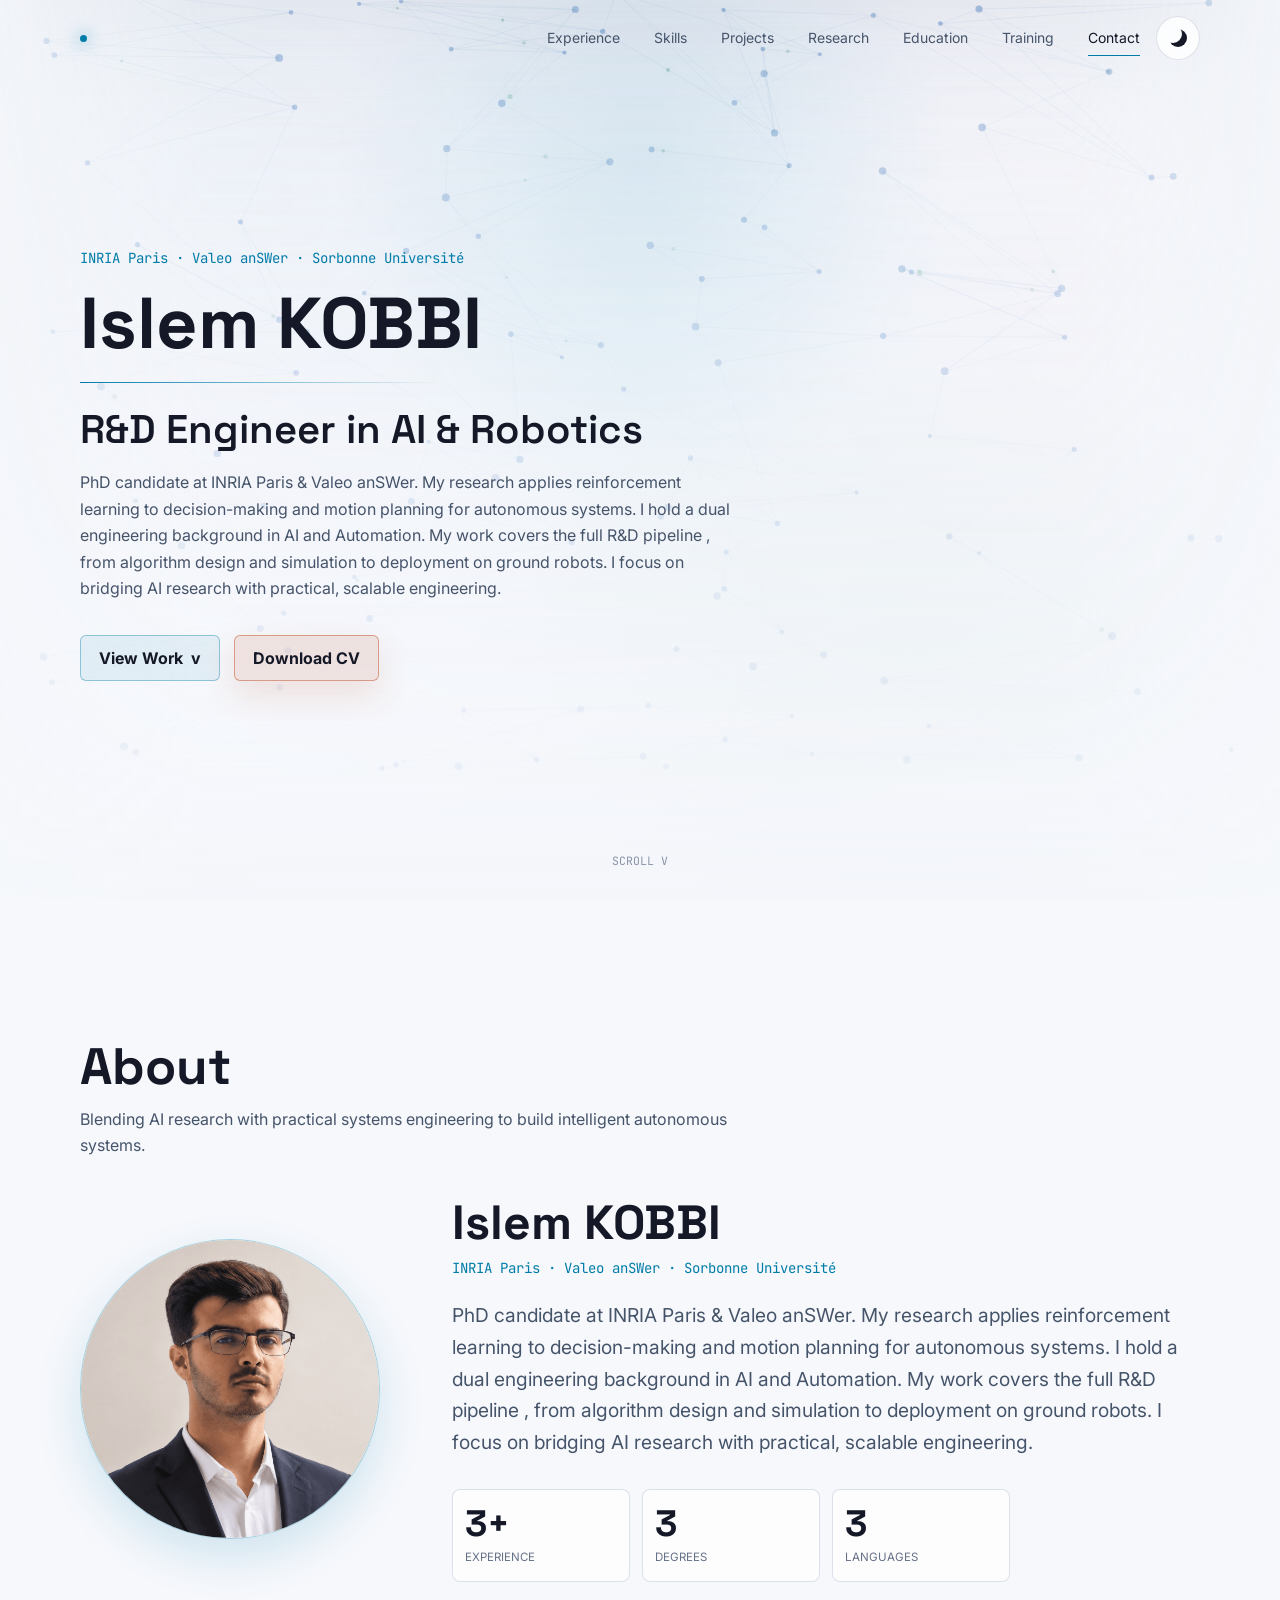
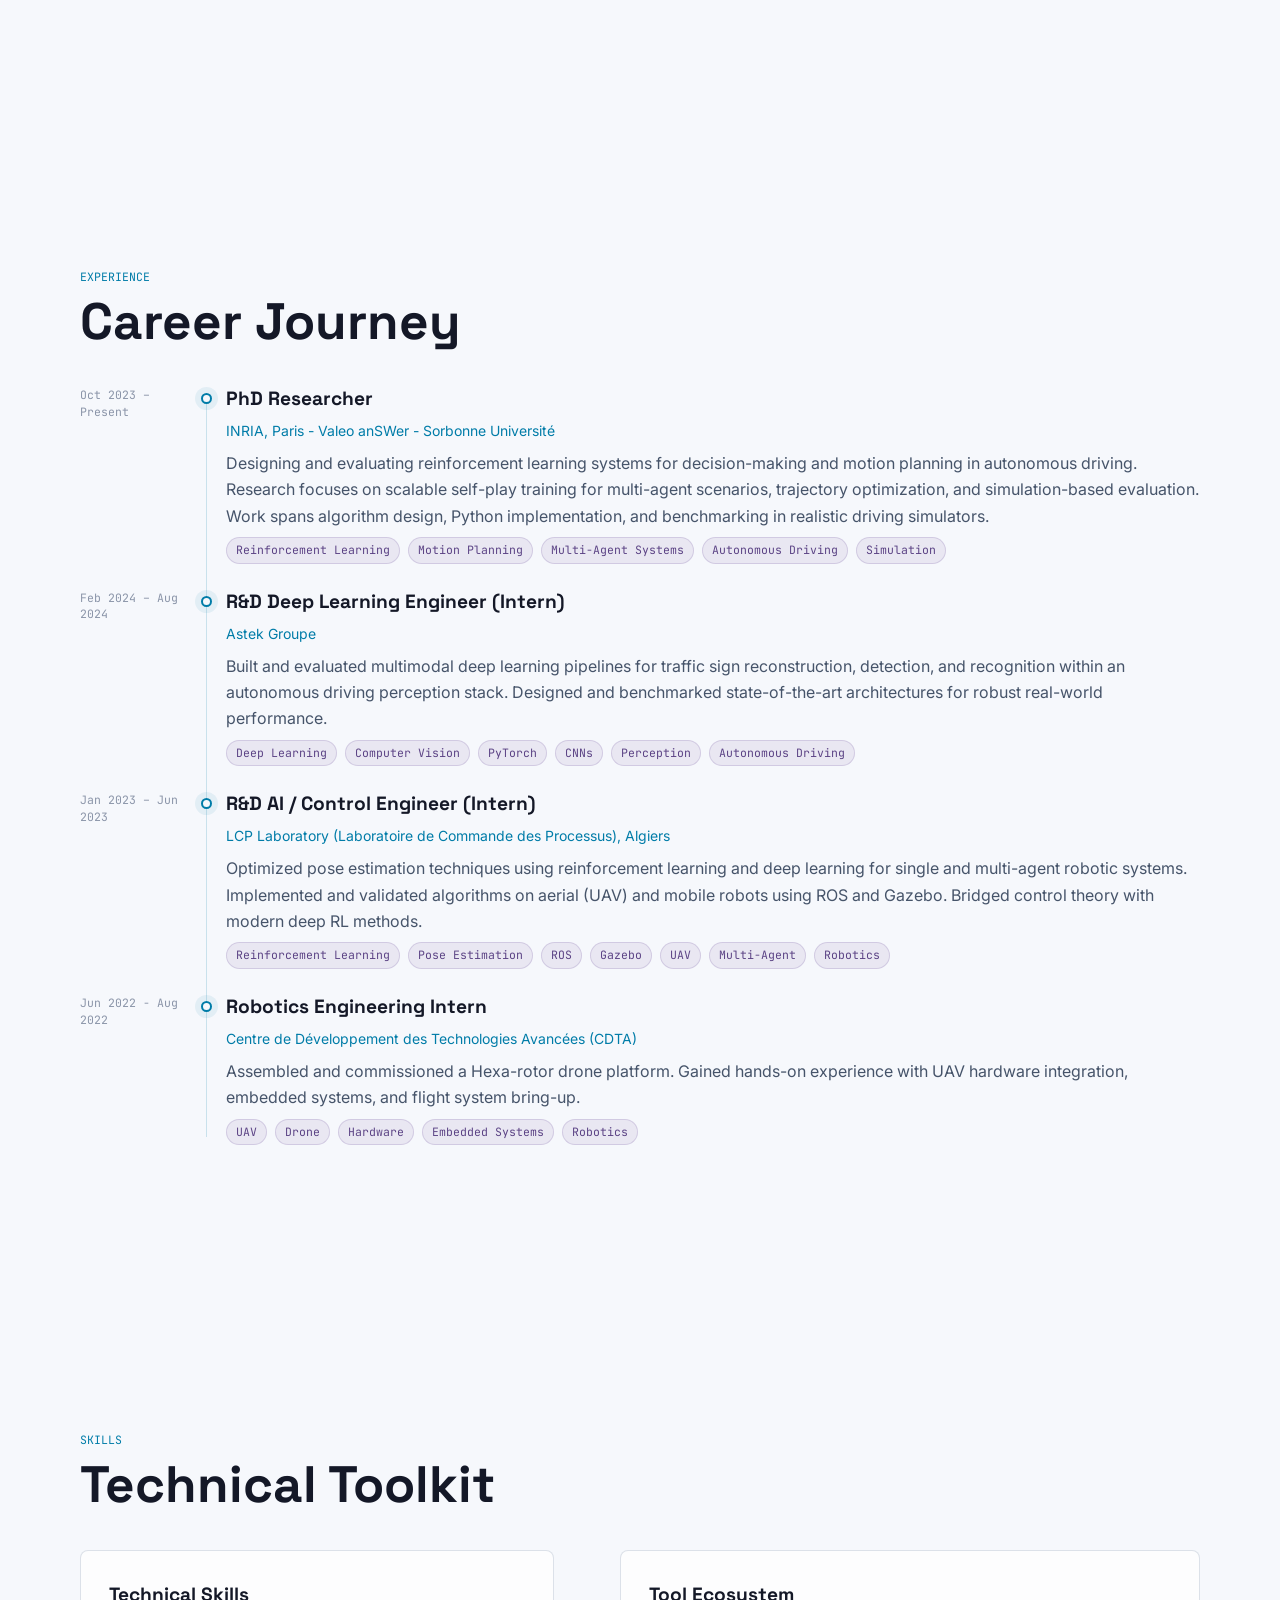
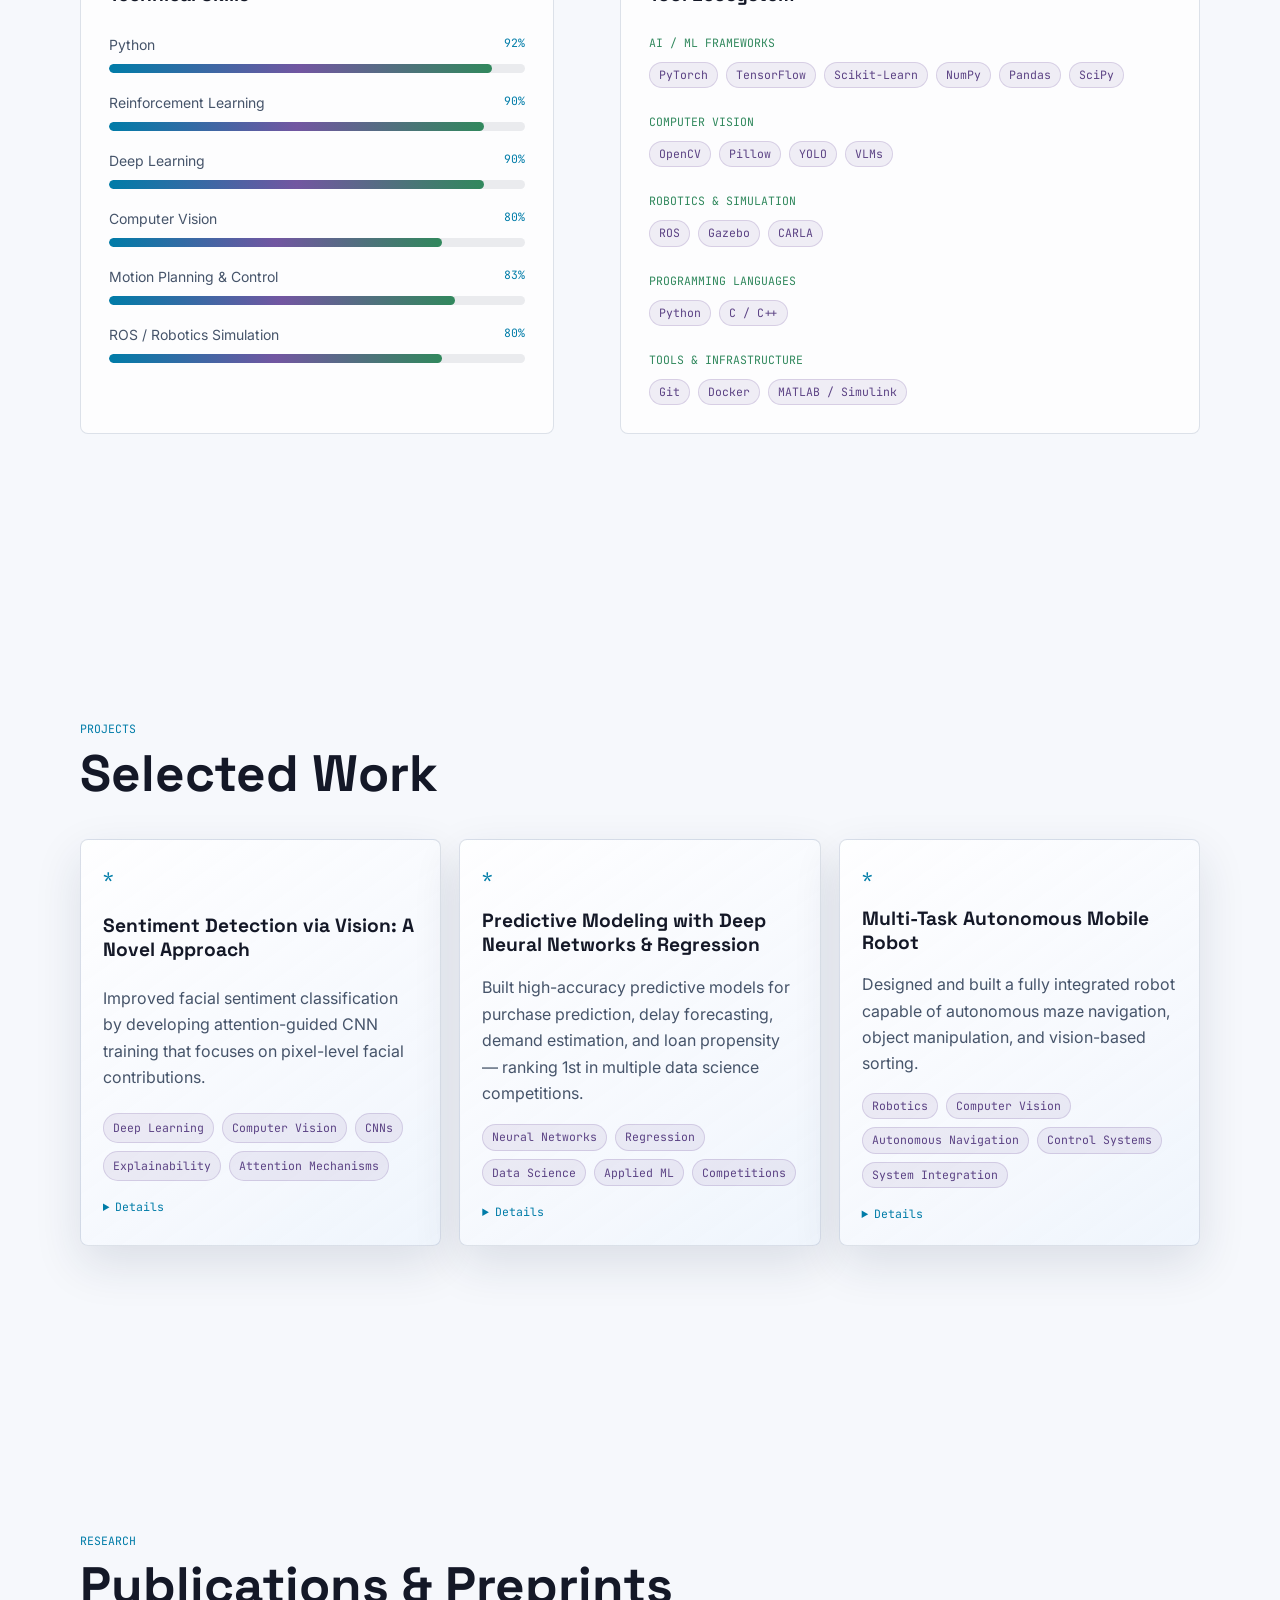
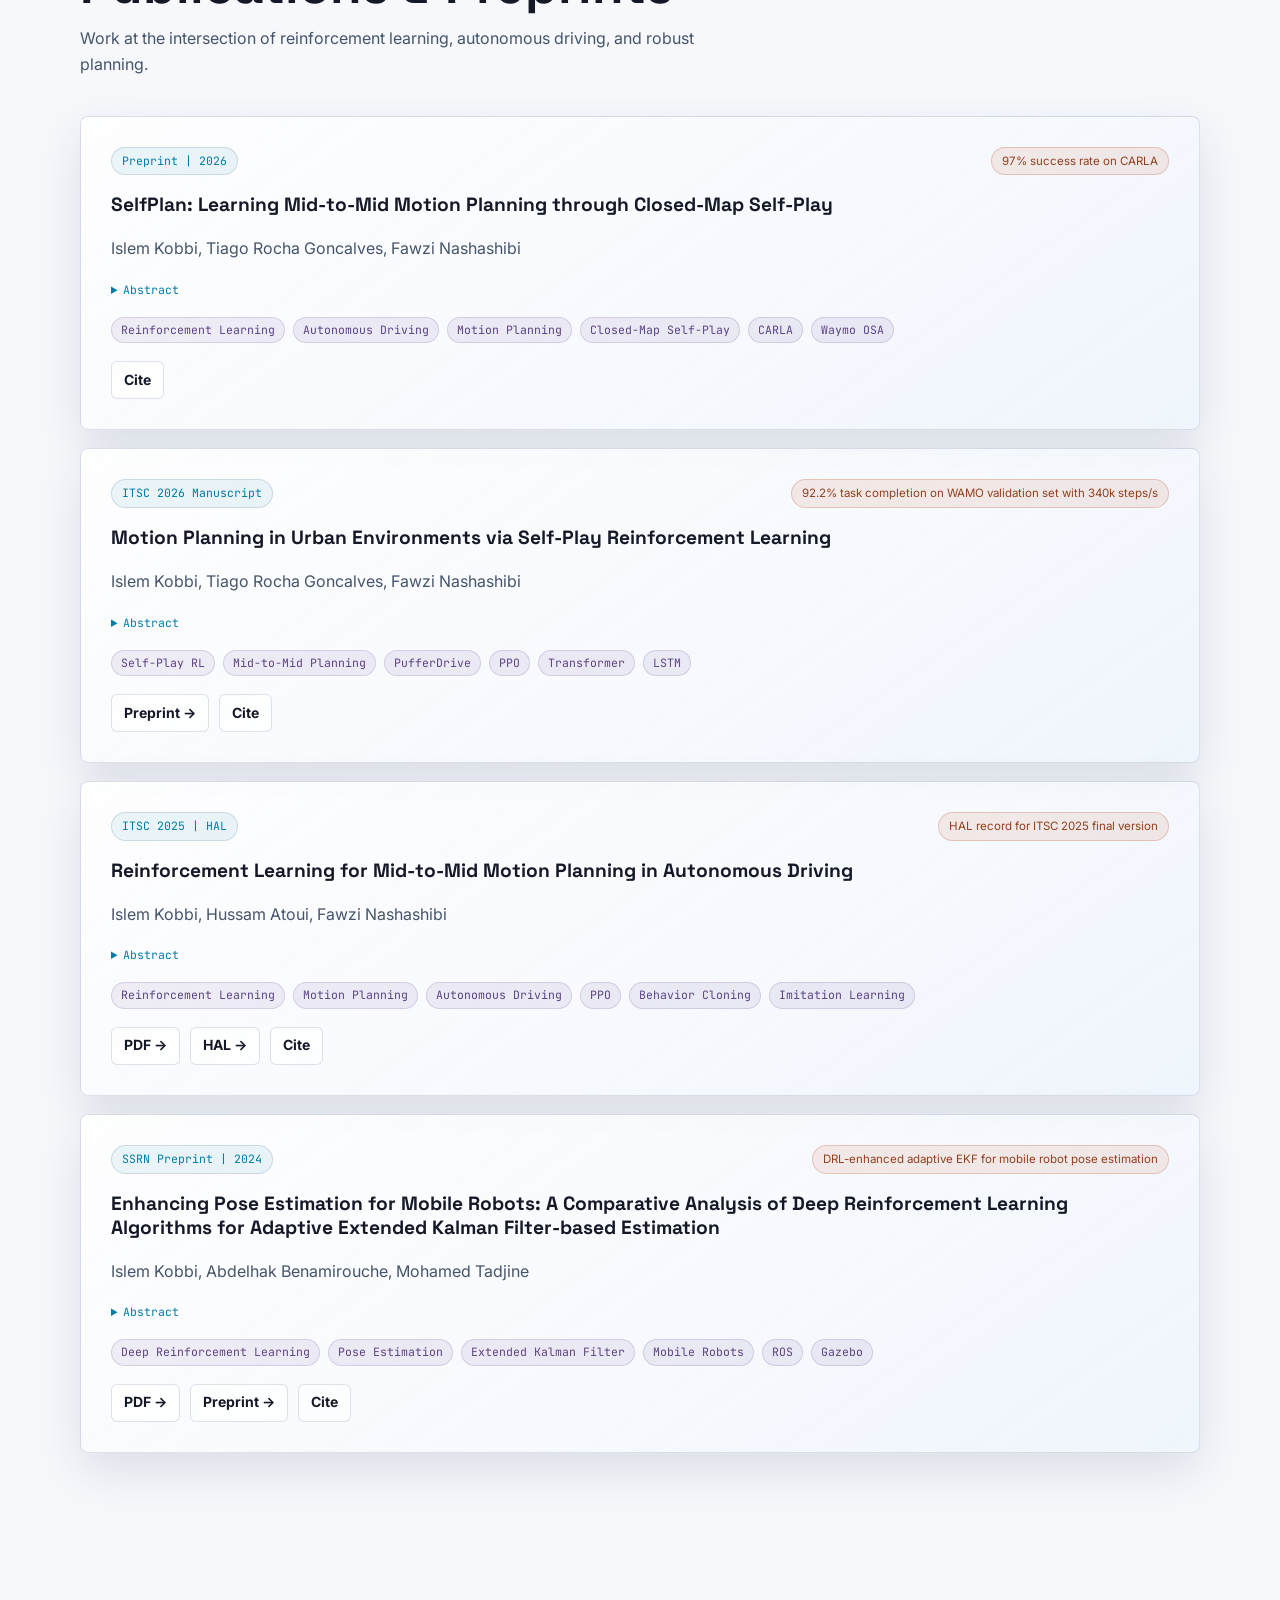
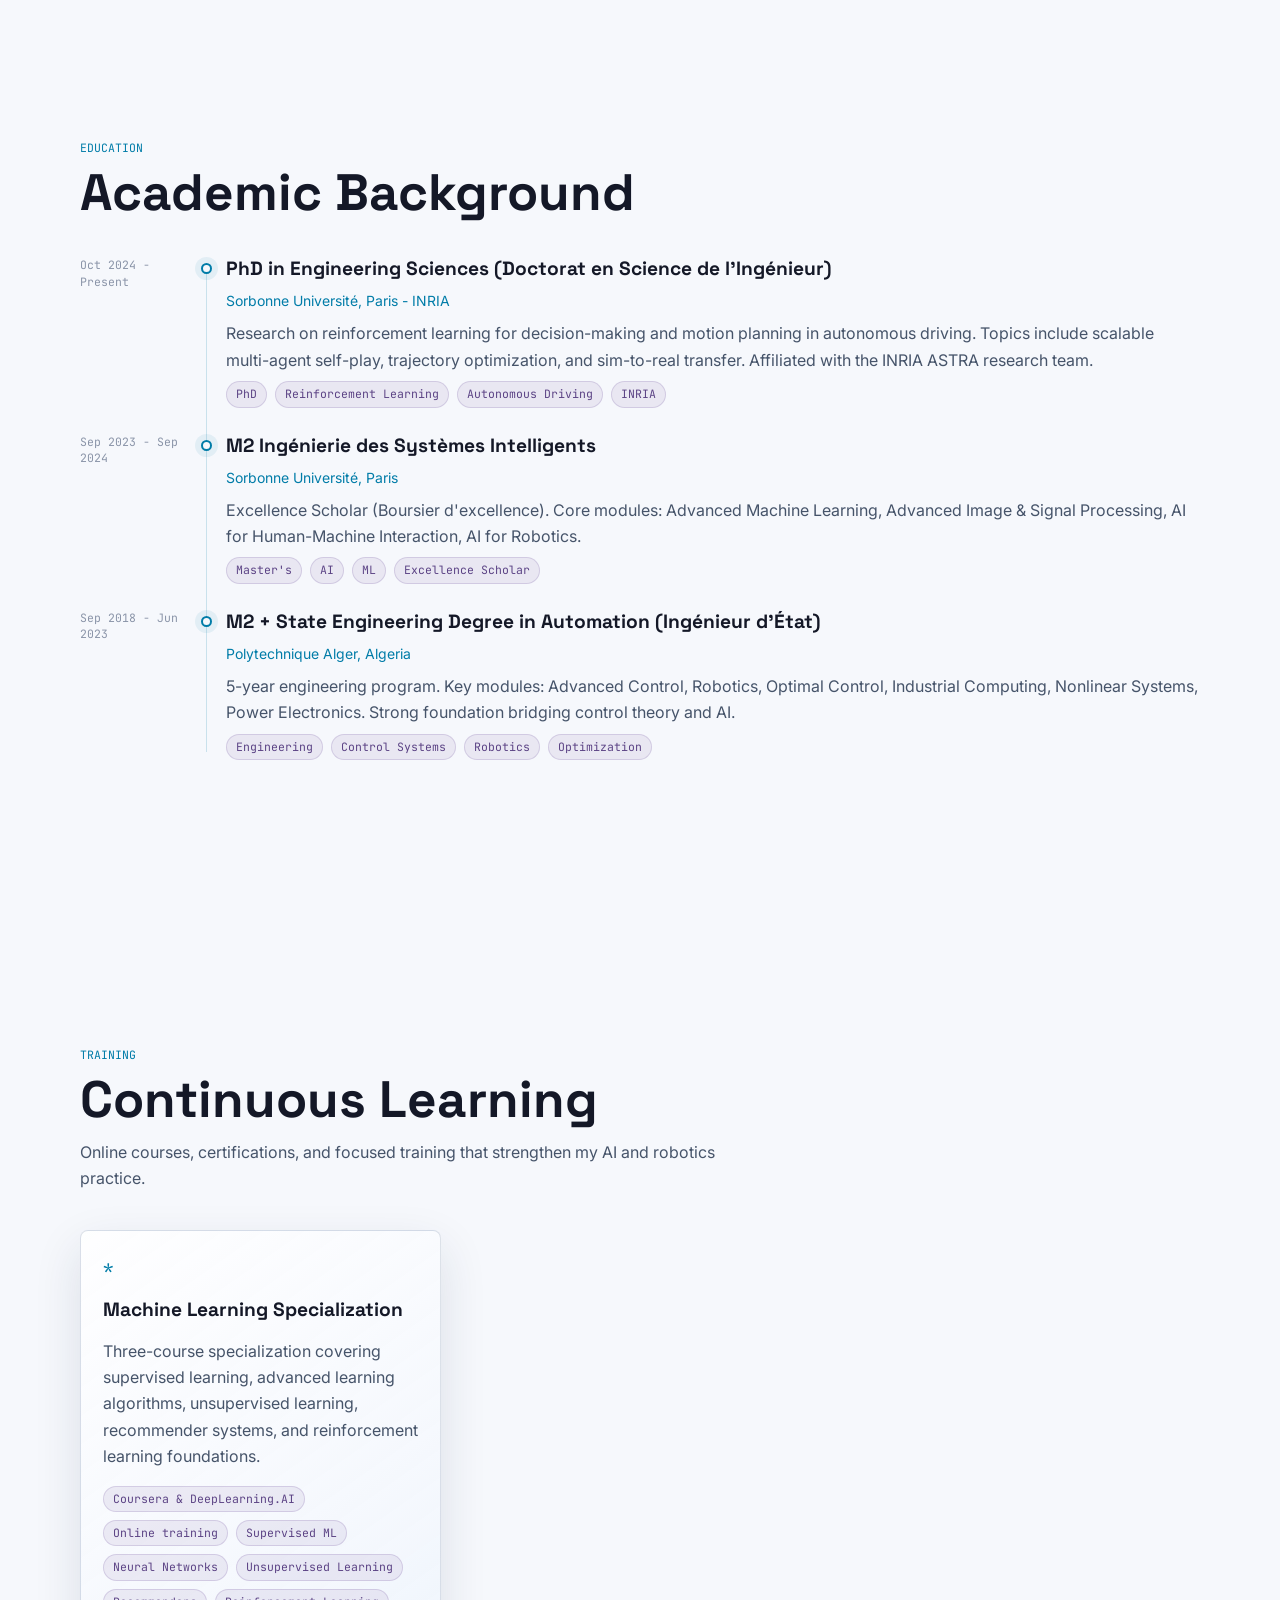
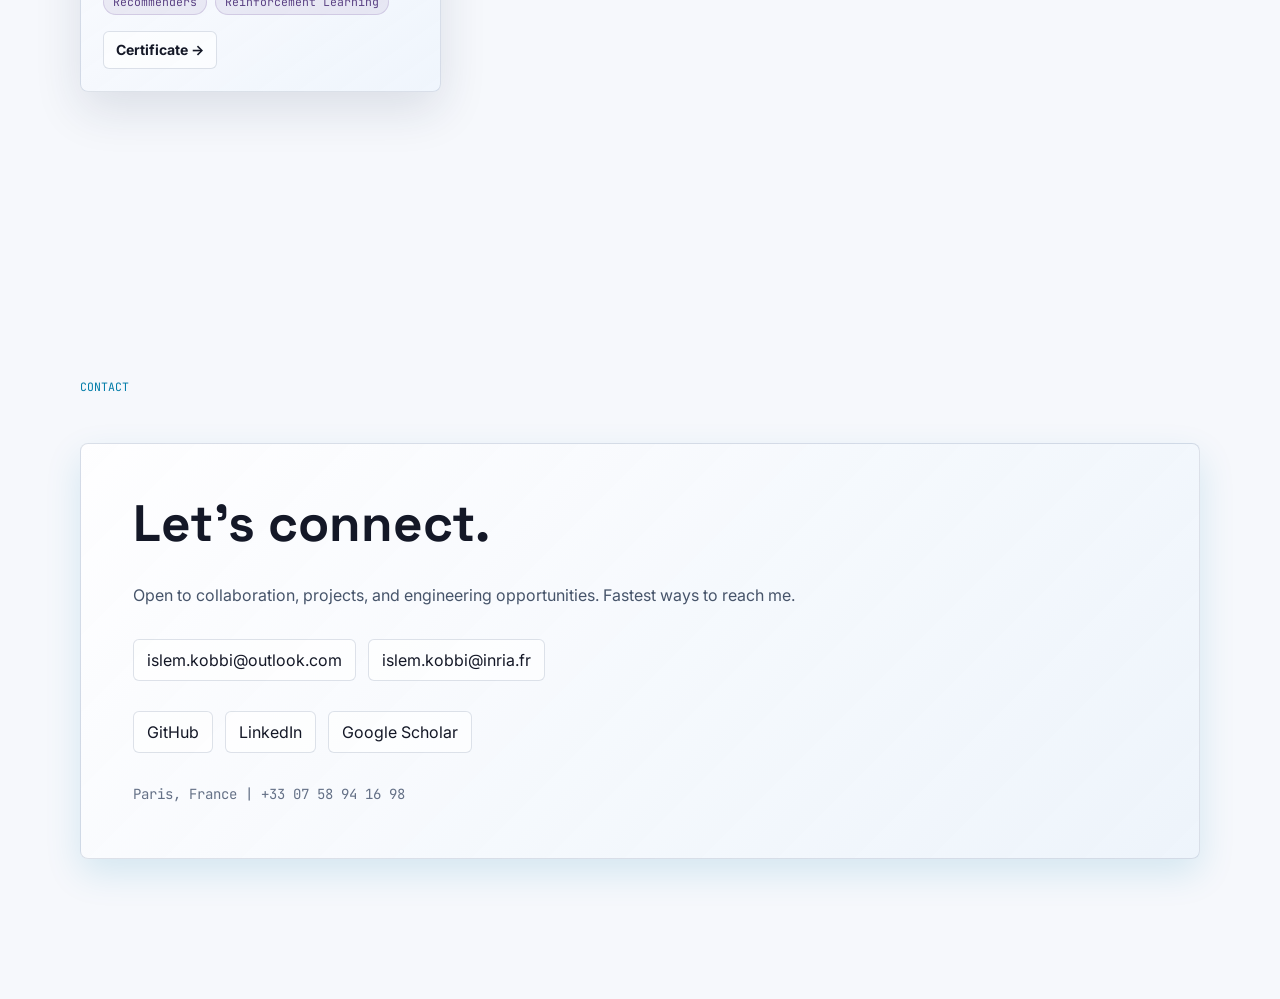
<file: index.html>
<!doctype html>
<html lang="en">
  <head>
    <meta charset="utf-8">
    <meta name="viewport" content="width=device-width, initial-scale=1">
    <title>Islem KOBBI - AI & Robotics Engineer</title>
    <meta name="description" content="Robotics and AI engineer passionate about intelligent systems, reinforcement learning, and autonomous systems. Based in Paris, France.">
    <meta name="theme-color" content="#04040f">
    <script>
      (() => {
        const storageKey = "portfolio-theme";
        const root = document.documentElement;
        const meta = document.querySelector('meta[name="theme-color"]');
        const getStoredTheme = () => {
          try {
            const stored = localStorage.getItem(storageKey);
            return stored === "light" || stored === "dark" ? stored : null;
          } catch {
            return null;
          }
        };
        const stored = getStoredTheme();
        const systemTheme = window.matchMedia("(prefers-color-scheme: light)").matches ? "light" : "dark";
        const theme = stored || systemTheme;

        root.dataset.theme = theme;
        root.dataset.themeSource = stored ? "manual" : "system";
        root.style.colorScheme = theme;
        if (meta) meta.setAttribute("content", theme === "light" ? "#f6f8fc" : "#04040f");
      })();
    </script>
    <meta property="og:title" content="Islem KOBBI - AI & Robotics Engineer">
    <meta property="og:description" content="Robotics and AI engineer working on intelligent systems, deep learning, and autonomous agents.">
    <meta property="og:image" content="assets/img/og-preview.svg">
    <meta property="og:url" content="https://islemkobbi.github.io/portfolio/">
    <meta property="og:type" content="website">
    <meta name="twitter:title" content="Islem KOBBI - AI & Robotics Engineer">
    <meta name="twitter:description" content="Robotics and AI engineer working on intelligent systems, deep learning, and autonomous agents.">
    <link rel="icon" type="image/svg+xml" href="assets/img/favicon.svg">
    <link rel="shortcut icon" href="assets/img/favicon.svg">
    <link rel="canonical" href="https://islemkobbi.github.io/portfolio/">
    <link rel="preconnect" href="https://fonts.googleapis.com">
    <link rel="preconnect" href="https://fonts.gstatic.com" crossorigin>
    <link href="https://fonts.googleapis.com/css2?family=Inter:wght@400;500;600;700;800&family=JetBrains+Mono:wght@400;600;700&family=Space+Grotesk:wght@500;600;700&display=swap" rel="stylesheet">
    <link rel="stylesheet" href="css/reset.css">
    <link rel="stylesheet" href="css/tokens.css">
    <link rel="stylesheet" href="css/neural-bg.css">
    <link rel="stylesheet" href="css/layout.css">
    <link rel="stylesheet" href="css/components.css">
    <link rel="stylesheet" href="css/animations.css">
  </head>
  <body>
        <a class="skip-link" href="#main">Skip to content</a>
        <canvas id="neural-bg" class="neural-canvas" aria-hidden="true" role="presentation"></canvas>
        <div class="ambient-overlay" aria-hidden="true"></div>

        <header class="site-header" data-site-header>
          <nav class="nav" aria-label="Main navigation">
            <a class="brand" href="#hero" aria-label="Go to top">
              <!-- <span class="brand-mark">IK</span> -->
              <span class="brand-pulse" aria-hidden="true"></span>
            </a>
            <div class="nav-links" id="site-nav" data-nav-links>
              <a class="nav-link" href="#experience">Experience</a>
              <a class="nav-link" href="#skills">Skills</a>
              <a class="nav-link" href="#projects">Projects</a>
              <a class="nav-link" href="#research">Research</a>
              <a class="nav-link" href="#education">Education</a>
              <a class="nav-link" href="#training">Training</a>
              <a class="nav-link" href="#contact">Contact</a>
            </div>
            <div class="nav-actions">
              <button class="theme-toggle" type="button" aria-label="Switch theme" title="Switch theme" data-theme-toggle>
                <span class="theme-toggle__icon theme-toggle__icon--sun" aria-hidden="true"></span>
                <span class="theme-toggle__icon theme-toggle__icon--moon" aria-hidden="true"></span>
              </button>
              <button class="nav-toggle" type="button" aria-label="Open navigation" aria-controls="site-nav" aria-expanded="false" data-nav-toggle>
                <span aria-hidden="true"></span>
                <span aria-hidden="true"></span>
                <span aria-hidden="true"></span>
              </button>
            </div>
          </nav>
        </header>

        <main id="main">
          <section id="hero" class="hero" data-section>
            <div class="hero-content reveal">
              <p class="hero-eyebrow" id="hero-institution">Sorbonne Université · INRIA Paris</p>
              <h1 class="hero-title" id="hero-name">ISLEM KOBBI</h1>
              <div class="hero-rule" aria-hidden="true"></div>
              <div class="hero-detail">
                <p class="hero-subtitle" id="hero-subtitle">Robotics & AI Engineer</p>
                <p class="hero-copy" id="hero-copy">Passionate about intelligent systems and autonomous agents. I work on reinforcement learning, deep learning for perception, and robotics control. Combining theoretical depth with practical systems engineering to solve complex automation problems.</p>
              </div>
              <div class="hero-actions">
                <a class="button" href="#experience">View Work <span aria-hidden="true">v</span></a>
                <a class="button button--warm" id="cv-link" href="assets/docs/CV_KOBBI.pdf" download>Download CV</a>
              </div>
            </div>
            <a class="scroll-cue" href="#profile">Scroll <span aria-hidden="true">v</span></a>
            <div class="section-fade" aria-hidden="true"></div>
          </section>

          <section id="profile" class="section-block" data-section>
            <div class="section-inner">
              <div class="section-header reveal">
                <!-- <span class="section-eyebrow">About</span> -->
                <h2 class="section-title">About</h2>
                <p class="section-subtitle">Blending AI research with practical systems engineering to build intelligent autonomous systems.</p>
              </div>
              <div id="profile-container"></div>
            </div>
          </section>

          <section id="experience" class="section-block" data-section>
            <div class="section-inner">
              <div class="section-header reveal">
                <span class="section-eyebrow">Experience</span>
                <h2 class="section-title">Career Journey</h2>
              </div>
              <div id="experience-container"></div>
            </div>
          </section>

          <section id="skills" class="section-block" data-section>
            <div class="section-inner">
              <div class="section-header reveal">
                <span class="section-eyebrow">Skills</span>
                <h2 class="section-title">Technical Toolkit</h2>
              </div>
              <div id="skills-container"></div>
            </div>
          </section>

          <section id="projects" class="section-block" data-section>
            <div class="section-inner">
              <div class="section-header reveal">
                <span class="section-eyebrow">Projects</span>
                <h2 class="section-title">Selected Work</h2>
              </div>
              <div id="projects-container"></div>
            </div>
          </section>

          <section id="research" class="section-block" data-section>
            <div class="section-inner">
              <div class="section-header reveal">
                <span class="section-eyebrow">Research</span>
                <h2 class="section-title">Publications & Preprints</h2>
                <p class="section-subtitle">Work at the intersection of reinforcement learning, autonomous driving, and robust planning.</p>
              </div>
              <div class="stack" id="publications-container"></div>
            </div>
          </section>

          <section id="education" class="section-block" data-section>
            <div class="section-inner">
              <div class="section-header reveal">
                <span class="section-eyebrow">Education</span>
                <h2 class="section-title">Academic Background</h2>
              </div>
              <div id="education-container"></div>
            </div>
          </section>

          <section id="training" class="section-block" data-section>
            <div class="section-inner">
              <div class="section-header reveal">
                <span class="section-eyebrow">Training</span>
                <h2 class="section-title">Continuous Learning</h2>
                <p class="section-subtitle">Online courses, certifications, and focused training that strengthen my AI and robotics practice.</p>
              </div>
              <div id="training-container"></div>
            </div>
          </section>

          <section id="contact" class="section-block" data-section>
            <div class="section-inner">
              <div class="section-header reveal">
                <span class="section-eyebrow">Contact</span>
              </div>
              <div id="contact-container"></div>
            </div>
          </section>
        </main>

        <div class="toast" id="toast" aria-live="polite" aria-atomic="true"></div>
        <script type="module" src="js/main.js"></script>
      </body>
    </html>
</file>
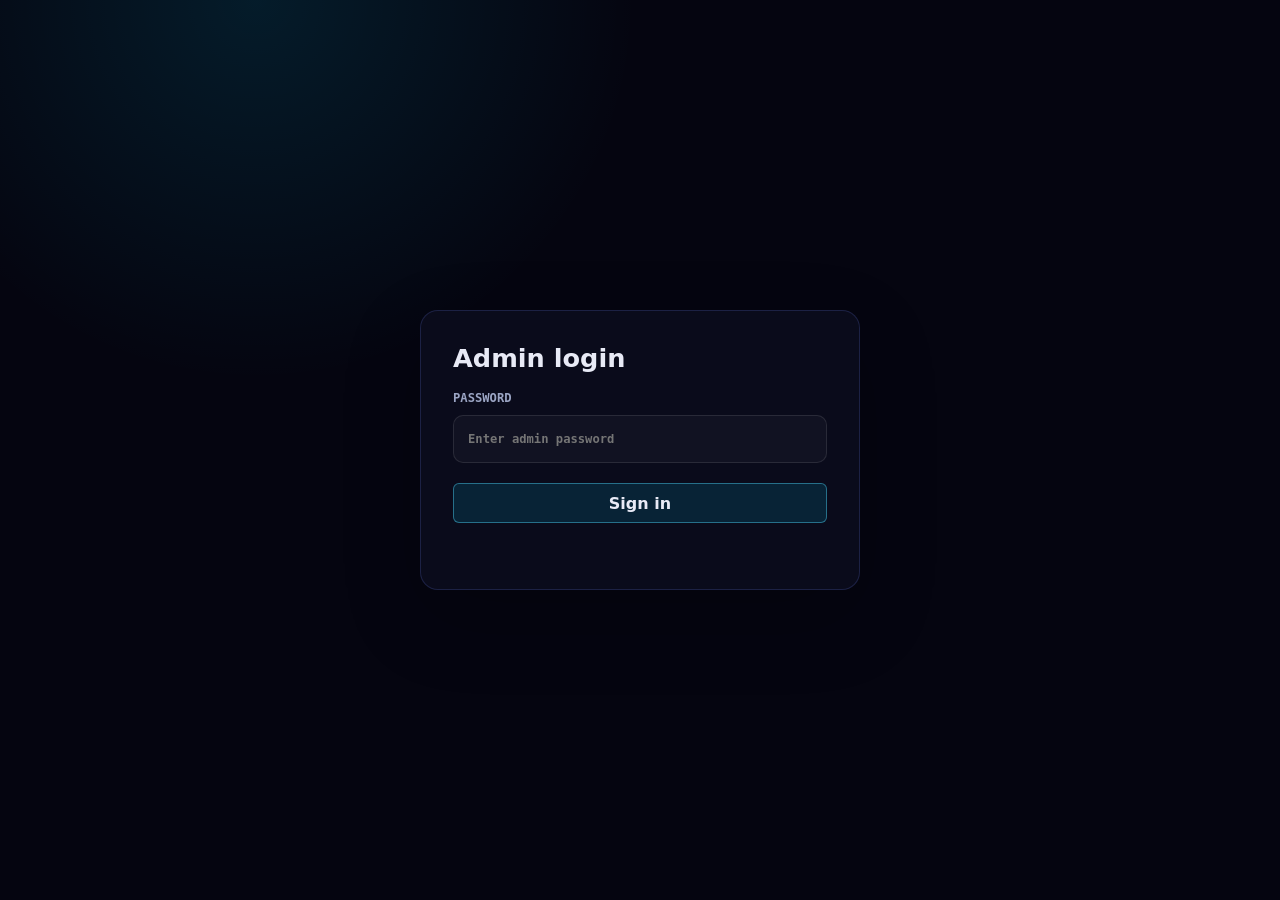
<file: admin/index.html>
<!doctype html>
<html lang="en">
  <head>
    <meta charset="utf-8">
    <meta name="viewport" content="width=device-width, initial-scale=1">
    <title>KOBBI Portfolio Admin</title>
    <link rel="stylesheet" href="admin.css">
  </head>
  <body>
    <div class="login-shell" id="login-shell">
      <div class="login-panel">
        <h2>Admin login</h2>
        <label for="password-input">Password
          <input id="password-input" type="password" autocomplete="current-password" placeholder="Enter admin password" />
        </label>
        <button class="button" type="button" id="login-button">Sign in</button>
        <div class="login-message" id="login-message"></div>
      </div>
    </div>

    <header class="admin-header">
      <div>
        <p class="eyebrow">Local editor</p>
        <h1>KOBBI Portfolio Admin</h1>
      </div>
      <div class="header-actions">
        <button class="button" type="button" id="open-folder">Open data folder</button>
        <button class="button button-secondary" type="button" id="preview-site">Preview</button>
        <button class="button button-secondary" type="button" id="copy-deploy">Copy deploy commands</button>
      </div>
    </header>

    <main class="admin-shell">
      <aside class="sidebar" aria-label="Portfolio sections">
        <nav class="section-tabs" id="section-tabs"></nav>
        <div class="item-tools">
          <button class="button button-secondary" type="button" id="new-item">New item</button>
          <button class="button button-danger" type="button" id="delete-item">Delete</button>
        </div>
        <div class="item-list" id="item-list"></div>
      </aside>

      <section class="editor-panel" aria-live="polite">
        <div class="status" id="status">Open the data folder to begin editing.</div>
        <form class="editor-form" id="editor-form"></form>
        <div class="form-actions">
          <button class="button button-secondary" type="button" id="move-up">Move up</button>
          <button class="button button-secondary" type="button" id="move-down">Move down</button>
          <button class="button" type="button" id="save">Save changes</button>
        </div>
      </section>
    </main>

    <script src="admin.js" type="module"></script>
  </body>
</html>
</file>
<file: css/tokens.css>
:root {
  color-scheme: dark;
  --bg-void: #04040f;
  --bg-surface: #080818;
  --bg-elevated: #101125;
  --bg-glass: rgba(8, 8, 28, 0.72);
  --border-dim: rgba(100, 120, 255, 0.14);
  --border-active: rgba(80, 200, 255, 0.44);
  --node-rest: rgba(60, 120, 220, 0.35);
  --node-active: rgba(80, 220, 255, 1);
  --edge-rest: rgba(60, 100, 200, 0.08);
  --edge-active: rgba(80, 220, 255, 0.6);
  --neural-glow: rgba(80, 220, 255, 0.8);
  --neural-halo-core: rgba(0, 212, 255, 0.035);
  --neural-halo-mid: rgba(123, 94, 167, 0.018);
  --neural-halo-edge: rgba(4, 4, 15, 0);
  --neural-signal: rgba(143, 214, 148, 0.75);
  --accent-primary: #00d4ff;
  --accent-secondary: #7b5ea7;
  --accent-warm: #ff6b35;
  --accent-green: #8fd694;
  --text-primary: #e8eaf6;
  --text-secondary: #a5aec8;
  --text-muted: #8892b0;
  --text-dim: #56617a;
  --shadow-cyan: 0 0 32px rgba(0, 212, 255, 0.18);
  --shadow-warm: 0 0 30px rgba(255, 107, 53, 0.24);
  --selection-bg: rgba(0, 212, 255, 0.28);
  --selection-text: #ffffff;
  --control-bg: rgba(8, 8, 24, 0.82);
  --control-hover-bg: rgba(0, 212, 255, 0.1);
  --button-bg: rgba(0, 212, 255, 0.08);
  --button-hover-bg: rgba(0, 212, 255, 0.14);
  --button-hover-border: rgba(80, 220, 255, 0.86);
  --button-warm-bg: rgba(255, 107, 53, 0.14);
  --button-warm-hover-bg: rgba(255, 107, 53, 0.22);
  --button-warm-border: rgba(255, 107, 53, 0.64);
  --ghost-bg: rgba(255, 255, 255, 0.03);
  --brand-mark-bg: rgba(0, 212, 255, 0.08);
  --profile-border: rgba(0, 212, 255, 0.55);
  --profile-shadow: 0 0 40px rgba(0, 212, 255, 0.22);
  --panel-bg: rgba(8, 8, 24, 0.72);
  --contact-panel-bg: linear-gradient(135deg, rgba(8, 8, 24, 0.78), rgba(16, 17, 37, 0.62));
  --card-bg: linear-gradient(145deg, rgba(8, 8, 24, 0.88), rgba(16, 17, 37, 0.74));
  --card-shadow: 0 18px 48px rgba(0, 0, 0, 0.22);
  --card-hover-shadow: 0 24px 70px rgba(0, 212, 255, 0.12);
  --paper-venue-bg: rgba(0, 212, 255, 0.08);
  --result-bg: rgba(255, 107, 53, 0.1);
  --result-border: rgba(255, 107, 53, 0.28);
  --result-text: #ffcfbd;
  --tag-bg: rgba(123, 94, 167, 0.16);
  --tag-border: rgba(123, 94, 167, 0.36);
  --tag-text: #d8c8ff;
  --timeline-line: rgba(0, 212, 255, 0.22);
  --timeline-dot-shadow: 0 0 0 6px rgba(0, 212, 255, 0.06);
  --dot-pulse-start: rgba(0, 212, 255, 0.42);
  --dot-pulse-end: rgba(0, 212, 255, 0);
  --skill-track-bg: rgba(255, 255, 255, 0.08);
  --contact-chip-bg: rgba(255, 255, 255, 0.035);
  --contact-chip-hover-bg: rgba(0, 212, 255, 0.08);
  --toast-bg: rgba(8, 8, 24, 0.92);
  --mobile-nav-bg: radial-gradient(circle at 50% 10%, rgba(0, 212, 255, 0.13), transparent 32%), rgba(4, 4, 15, 0.96);
  --ambient-bg: radial-gradient(ellipse at 50% 18%, rgba(0, 212, 255, 0.14), transparent 34%), radial-gradient(ellipse at 72% 72%, rgba(143, 214, 148, 0.07), transparent 32%), linear-gradient(180deg, rgba(4, 4, 15, 0.1) 0%, rgba(4, 4, 15, 0.72) 58%, var(--bg-void) 100%);
  --ambient-soft-bg: radial-gradient(circle at 18% 22%, rgba(0, 212, 255, 0.07), transparent 28%), radial-gradient(circle at 82% 38%, rgba(255, 107, 53, 0.04), transparent 24%), radial-gradient(circle at 52% 82%, rgba(143, 214, 148, 0.04), transparent 26%);
  --ambient-vignette-bg: linear-gradient(90deg, rgba(4, 4, 15, 0.72), transparent 16%, transparent 84%, rgba(4, 4, 15, 0.72)), linear-gradient(180deg, transparent 0%, rgba(4, 4, 15, 0.3) 48%, rgba(4, 4, 15, 0.86) 100%);
  --ambient-shadow: inset 0 0 180px rgba(0, 0, 0, 0.58);
  --theme-color: #04040f;
  --font-display: "Space Grotesk", "Inter", system-ui, sans-serif;
  --font-body: "Inter", system-ui, -apple-system, BlinkMacSystemFont, "Segoe UI", sans-serif;
  --font-mono: "JetBrains Mono", "SFMono-Regular", Consolas, monospace;
  --t-xs: 0.72rem;
  --t-sm: 0.875rem;
  --t-base: 1rem;
  --t-lg: 1.2rem;
  --t-xl: 1.5rem;
  --t-2xl: clamp(1.8rem, 4vw, 2.5rem);
  --t-3xl: clamp(3.1rem, 9vw, 4.5rem);
  --ease-out: cubic-bezier(0.16, 1, 0.3, 1);
  --ease-pulse: cubic-bezier(0.4, 0, 0.2, 1);
  --header-height: 76px;
  --container: 1120px;
  --section-pad: clamp(84px, 11vw, 140px);
}

:root[data-theme="light"] {
  color-scheme: light;
  --bg-void: #f6f8fc;
  --bg-surface: #ffffff;
  --bg-elevated: #edf2f9;
  --bg-glass: rgba(255, 255, 255, 0.78);
  --border-dim: rgba(52, 78, 120, 0.16);
  --border-active: rgba(0, 124, 168, 0.38);
  --node-rest: rgba(34, 96, 178, 0.32);
  --node-active: rgba(0, 124, 168, 0.95);
  --edge-rest: rgba(34, 96, 178, 0.1);
  --edge-active: rgba(0, 124, 168, 0.46);
  --neural-glow: rgba(0, 124, 168, 0.42);
  --neural-halo-core: rgba(0, 124, 168, 0.08);
  --neural-halo-mid: rgba(123, 94, 167, 0.035);
  --neural-halo-edge: rgba(246, 248, 252, 0);
  --neural-signal: rgba(49, 136, 93, 0.58);
  --accent-primary: #007ca8;
  --accent-secondary: #7256a1;
  --accent-warm: #bf4d24;
  --accent-green: #31885d;
  --text-primary: #141827;
  --text-secondary: #46546a;
  --text-muted: #657187;
  --text-dim: #8a94a8;
  --shadow-cyan: 0 14px 36px rgba(0, 124, 168, 0.14);
  --shadow-warm: 0 14px 34px rgba(191, 77, 36, 0.14);
  --selection-bg: rgba(0, 124, 168, 0.2);
  --selection-text: #071019;
  --control-bg: rgba(255, 255, 255, 0.82);
  --control-hover-bg: rgba(0, 124, 168, 0.08);
  --button-bg: rgba(0, 124, 168, 0.08);
  --button-hover-bg: rgba(0, 124, 168, 0.13);
  --button-hover-border: rgba(0, 124, 168, 0.72);
  --button-warm-bg: rgba(191, 77, 36, 0.12);
  --button-warm-hover-bg: rgba(191, 77, 36, 0.18);
  --button-warm-border: rgba(191, 77, 36, 0.48);
  --ghost-bg: rgba(255, 255, 255, 0.56);
  --brand-mark-bg: rgba(0, 124, 168, 0.08);
  --profile-border: rgba(0, 124, 168, 0.36);
  --profile-shadow: 0 18px 46px rgba(0, 124, 168, 0.16);
  --panel-bg: rgba(255, 255, 255, 0.74);
  --contact-panel-bg: linear-gradient(135deg, rgba(255, 255, 255, 0.84), rgba(235, 242, 250, 0.76));
  --card-bg: linear-gradient(145deg, rgba(255, 255, 255, 0.88), rgba(238, 244, 252, 0.78));
  --card-shadow: 0 18px 48px rgba(27, 42, 70, 0.12);
  --card-hover-shadow: 0 24px 66px rgba(0, 124, 168, 0.13);
  --paper-venue-bg: rgba(0, 124, 168, 0.08);
  --result-bg: rgba(191, 77, 36, 0.1);
  --result-border: rgba(191, 77, 36, 0.24);
  --result-text: #93401f;
  --tag-bg: rgba(114, 86, 161, 0.1);
  --tag-border: rgba(114, 86, 161, 0.2);
  --tag-text: #5c4385;
  --timeline-line: rgba(0, 124, 168, 0.18);
  --timeline-dot-shadow: 0 0 0 6px rgba(0, 124, 168, 0.08);
  --dot-pulse-start: rgba(0, 124, 168, 0.34);
  --dot-pulse-end: rgba(0, 124, 168, 0);
  --skill-track-bg: rgba(20, 24, 39, 0.08);
  --contact-chip-bg: rgba(255, 255, 255, 0.58);
  --contact-chip-hover-bg: rgba(0, 124, 168, 0.08);
  --toast-bg: rgba(255, 255, 255, 0.94);
  --mobile-nav-bg: radial-gradient(circle at 50% 10%, rgba(0, 124, 168, 0.12), transparent 32%), rgba(246, 248, 252, 0.96);
  --ambient-bg: radial-gradient(ellipse at 50% 18%, rgba(0, 124, 168, 0.12), transparent 34%), radial-gradient(ellipse at 72% 72%, rgba(49, 136, 93, 0.08), transparent 32%), linear-gradient(180deg, rgba(246, 248, 252, 0.04) 0%, rgba(246, 248, 252, 0.62) 58%, var(--bg-void) 100%);
  --ambient-soft-bg: radial-gradient(circle at 18% 22%, rgba(0, 124, 168, 0.08), transparent 28%), radial-gradient(circle at 82% 38%, rgba(191, 77, 36, 0.045), transparent 24%), radial-gradient(circle at 52% 82%, rgba(49, 136, 93, 0.055), transparent 26%);
  --ambient-vignette-bg: linear-gradient(90deg, rgba(246, 248, 252, 0.78), transparent 16%, transparent 84%, rgba(246, 248, 252, 0.78)), linear-gradient(180deg, transparent 0%, rgba(246, 248, 252, 0.34) 48%, rgba(246, 248, 252, 0.88) 100%);
  --ambient-shadow: inset 0 0 180px rgba(85, 103, 130, 0.18);
  --theme-color: #f6f8fc;
}

body {
  overflow-x: hidden;
  background: var(--bg-void);
  color: var(--text-primary);
  font-family: var(--font-body);
  font-size: var(--t-base);
  line-height: 1.65;
  text-rendering: optimizeLegibility;
  -webkit-font-smoothing: antialiased;
}

::selection {
  background: var(--selection-bg);
  color: var(--selection-text);
}

:focus-visible {
  outline: 2px solid var(--accent-primary);
  outline-offset: 4px;
}
</file>
<file: css/neural-bg.css>
.neural-canvas {
  position: fixed;
  inset: 0;
  z-index: -2;
  width: 100vw;
  height: 100vh;
  background: var(--bg-void);
  pointer-events: none;
}

.ambient-overlay {
  position: fixed;
  inset: 0;
  z-index: -1;
  pointer-events: none;
  background: var(--ambient-bg);
  box-shadow: var(--ambient-shadow);
  opacity: 0.88;
}

.ambient-overlay::before {
  position: absolute;
  inset: 0;
  background: var(--ambient-soft-bg);
  content: "";
  mix-blend-mode: screen;
  opacity: 0.48;
}

.ambient-overlay::after {
  position: absolute;
  inset: 0;
  background: var(--ambient-vignette-bg);
  content: "";
}

.section-fade {
  position: absolute;
  inset-inline: 0;
  bottom: -1px;
  height: 180px;
  pointer-events: none;
  background: transparent;
}
</file>
<file: css/layout.css>
.skip-link {
  position: fixed;
  top: 14px;
  left: 14px;
  z-index: 100;
  transform: translateY(-150%);
  border: 1px solid var(--border-active);
  border-radius: 6px;
  background: var(--bg-surface);
  color: var(--text-primary);
  padding: 10px 14px;
}

.skip-link:focus {
  transform: translateY(0);
}

.site-header {
  position: fixed;
  top: 0;
  right: 0;
  left: 0;
  z-index: 20;
  transition: background 220ms var(--ease-out), border-color 220ms var(--ease-out);
  border-bottom: 1px solid transparent;
}

.site-header.is-scrolled,
.site-header.is-open {
  border-color: var(--border-dim);
  background: var(--bg-glass);
  backdrop-filter: blur(20px);
}

.nav {
  display: flex;
  align-items: center;
  justify-content: space-between;
  gap: 16px;
  width: min(100% - 32px, var(--container));
  height: var(--header-height);
  margin-inline: auto;
}

.brand {
  display: inline-flex;
  align-items: center;
  gap: 10px;
  color: var(--text-primary);
  font-family: var(--font-display);
  font-weight: 700;
}

.brand-mark {
  display: grid;
  width: 42px;
  height: 42px;
  place-items: center;
  border: 1px solid var(--border-active);
  border-radius: 50%;
  background: var(--brand-mark-bg);
  box-shadow: var(--shadow-cyan);
}

.brand-pulse {
  width: 7px;
  height: 7px;
  border-radius: 999px;
  background: var(--accent-primary);
  box-shadow: 0 0 16px var(--accent-primary);
}

.nav-links {
  display: flex;
  align-items: center;
  gap: clamp(18px, 3vw, 34px);
  margin-left: auto;
  color: var(--text-secondary);
  font-size: var(--t-sm);
}

.nav-link {
  position: relative;
  padding-block: 8px;
  transition: color 180ms var(--ease-out);
}

.nav-link::after {
  position: absolute;
  right: 0;
  bottom: 2px;
  left: 0;
  height: 1px;
  transform: scaleX(0);
  transform-origin: left;
  background: var(--accent-primary);
  content: "";
  transition: transform 220ms var(--ease-out);
}

.nav-link:hover,
.nav-link.is-active {
  color: var(--text-primary);
}

.nav-link.is-active::after,
.nav-link:hover::after {
  transform: scaleX(1);
}

.nav-actions {
  display: flex;
  align-items: center;
  gap: 10px;
}

.theme-toggle,
.nav-toggle {
  width: 44px;
  height: 44px;
  border: 1px solid var(--border-dim);
  border-radius: 50%;
  background: var(--control-bg);
  color: var(--text-primary);
  transition: transform 180ms var(--ease-out), border-color 180ms var(--ease-out), background 180ms var(--ease-out);
}

.theme-toggle {
  position: relative;
  display: grid;
  flex: 0 0 auto;
  place-items: center;
}

.theme-toggle:hover,
.nav-toggle:hover {
  transform: translateY(-1px);
  border-color: var(--border-active);
  background: var(--control-hover-bg);
}

.theme-toggle__icon {
  position: absolute;
  transition: opacity 180ms var(--ease-out), transform 180ms var(--ease-out);
}

.theme-toggle__icon--sun {
  width: 16px;
  height: 16px;
  border: 2px solid currentColor;
  border-radius: 50%;
  box-shadow:
    0 -9px 0 -7px currentColor,
    0 9px 0 -7px currentColor,
    9px 0 0 -7px currentColor,
    -9px 0 0 -7px currentColor,
    6px 6px 0 -7px currentColor,
    -6px 6px 0 -7px currentColor,
    6px -6px 0 -7px currentColor,
    -6px -6px 0 -7px currentColor;
}

.theme-toggle__icon--moon {
  width: 18px;
  height: 18px;
  border-radius: 50%;
  box-shadow: inset -5px -4px 0 0 currentColor;
}

:root[data-theme="dark"] .theme-toggle__icon--sun,
:root[data-theme="light"] .theme-toggle__icon--moon {
  transform: rotate(0deg) scale(1);
  opacity: 1;
}

:root[data-theme="dark"] .theme-toggle__icon--moon,
:root[data-theme="light"] .theme-toggle__icon--sun {
  transform: rotate(-35deg) scale(0.6);
  opacity: 0;
}

.nav-toggle {
  display: none;
}

.nav-toggle span {
  display: block;
  width: 18px;
  height: 1px;
  margin: 5px auto;
  background: var(--text-primary);
  transition: transform 180ms var(--ease-out), opacity 180ms var(--ease-out);
}

.site-header.is-open .nav-toggle span:nth-child(1) {
  transform: translateY(6px) rotate(45deg);
}

.site-header.is-open .nav-toggle span:nth-child(2) {
  opacity: 0;
}

.site-header.is-open .nav-toggle span:nth-child(3) {
  transform: translateY(-6px) rotate(-45deg);
}

.hero {
  position: relative;
  display: grid;
  min-height: 100svh;
  align-items: center;
  padding: calc(var(--header-height) + 48px) 0 96px;
}

.hero-content,
.section-inner {
  width: min(100% - 32px, var(--container));
  margin-inline: auto;
}

.hero-content {
  max-width: 880px;
  margin-left: max(16px, calc((100vw - var(--container)) / 2));
}

.hero-eyebrow,
.section-eyebrow,
.timeline-range,
.skill-level,
.tag,
.paper-venue {
  font-family: var(--font-mono);
}

.hero-eyebrow {
  margin-bottom: 18px;
  color: var(--accent-primary);
  font-size: var(--t-sm);
}

.hero-title {
  color: var(--text-primary);
  font-family: var(--font-display);
  font-size: var(--t-3xl);
  font-weight: 700;
  line-height: 0.98;
}

.hero-rule {
  width: min(360px, 68vw);
  height: 1px;
  margin: 24px 0;
  background: linear-gradient(90deg, var(--accent-primary), transparent);
}

.hero-subtitle {
  max-width: 720px;
  color: var(--text-primary);
  font-family: var(--font-display);
  font-size: var(--t-2xl);
  font-weight: 600;
  line-height: 1.15;
}

.hero-copy {
  max-width: 660px;
  margin-top: 16px;
  color: var(--text-secondary);
}

.hero-actions {
  display: flex;
  flex-wrap: wrap;
  gap: 14px;
  margin-top: 34px;
}

.scroll-cue {
  position: absolute;
  right: 0;
  bottom: 30px;
  left: 0;
  width: max-content;
  margin-inline: auto;
  color: var(--text-dim);
  font-family: var(--font-mono);
  font-size: var(--t-xs);
  text-transform: uppercase;
}

.section-block {
  position: relative;
  padding-block: var(--section-pad);
}

.section-header {
  max-width: 760px;
  margin-bottom: 38px;
}

.section-eyebrow {
  display: inline-flex;
  margin-bottom: 9px;
  color: var(--accent-primary);
  font-size: var(--t-xs);
  text-transform: uppercase;
}

.section-title {
  color: var(--text-primary);
  font-family: var(--font-display);
  font-size: clamp(2rem, 5vw, 3.2rem);
  line-height: 1.05;
}

.section-subtitle {
  max-width: 680px;
  margin-top: 12px;
  color: var(--text-secondary);
}

.about-grid {
  display: grid;
  grid-template-columns: minmax(220px, 300px) minmax(0, 1fr);
  gap: clamp(28px, 6vw, 72px);
  align-items: center;
}

.stack {
  display: grid;
  gap: 18px;
}

.two-column {
  display: grid;
  grid-template-columns: minmax(0, 0.9fr) minmax(0, 1.1fr);
  gap: clamp(28px, 6vw, 66px);
}

.card-grid {
  display: grid;
  grid-template-columns: repeat(3, minmax(0, 1fr));
  gap: 18px;
}

.contact-panel {
  display: grid;
  gap: 30px;
  border: 1px solid var(--border-dim);
  border-radius: 8px;
  background: var(--contact-panel-bg);
  padding: clamp(24px, 6vw, 52px);
  box-shadow: var(--shadow-cyan);
}

.contact-grid {
  display: flex;
  flex-wrap: wrap;
  gap: 12px;
}

@media (max-width: 880px) {
  .nav-toggle {
    display: block;
  }

  .nav-links {
    position: fixed;
    top: var(--header-height);
    right: 0;
    left: 0;
    display: grid;
    min-height: calc(100svh - var(--header-height));
    place-content: center;
    gap: 24px;
    transform: translateY(-12px);
    visibility: hidden;
    opacity: 0;
    background: var(--mobile-nav-bg);
    font-size: var(--t-lg);
    transition: opacity 180ms var(--ease-out), transform 180ms var(--ease-out), visibility 180ms var(--ease-out);
  }

  .site-header.is-open .nav-links {
    transform: translateY(0);
    visibility: visible;
    opacity: 1;
  }

  .about-grid,
  .two-column {
    grid-template-columns: 1fr;
  }

  .card-grid {
    grid-template-columns: repeat(2, minmax(0, 1fr));
  }
}

@media (max-width: 620px) {
  :root {
    --header-height: 66px;
  }

  .hero-content {
    margin-inline: auto;
  }

  .hero-actions {
    align-items: stretch;
    flex-direction: column;
  }

  .card-grid {
    grid-template-columns: 1fr;
  }

  .contact-panel {
    padding: 22px;
  }
}
</file>
<file: css/components.css>
.button {
  display: inline-flex;
  min-height: 46px;
  align-items: center;
  justify-content: center;
  gap: 8px;
  border: 1px solid var(--border-active);
  border-radius: 6px;
  background: var(--button-bg);
  color: var(--text-primary);
  padding: 10px 18px;
  font-weight: 700;
  line-height: 1.2;
  transition: transform 200ms var(--ease-out), border-color 200ms var(--ease-out), background 200ms var(--ease-out), box-shadow 200ms var(--ease-out);
}

.button:hover {
  transform: translateY(-2px);
  border-color: var(--button-hover-border);
  background: var(--button-hover-bg);
  box-shadow: var(--shadow-cyan);
}

.button--warm {
  border-color: var(--button-warm-border);
  background: var(--button-warm-bg);
  box-shadow: var(--shadow-warm);
}

.button--warm:hover {
  border-color: var(--accent-warm);
  background: var(--button-warm-hover-bg);
}

.button--ghost {
  min-height: 38px;
  border-color: var(--border-dim);
  background: var(--ghost-bg);
  padding: 7px 12px;
  font-size: var(--t-sm);
}

.profile-frame {
  position: relative;
  aspect-ratio: 1;
  width: min(100%, 300px);
  overflow: hidden;
  border: 1px solid var(--profile-border);
  border-radius: 50%;
  background: var(--bg-surface);
  box-shadow: var(--profile-shadow);
}

.profile-frame img {
  width: 100%;
  height: 100%;
  object-fit: cover;
}

.about-name {
  color: var(--text-primary);
  font-family: var(--font-display);
  font-size: clamp(2rem, 4vw, 3rem);
  line-height: 1.1;
}

.about-meta {
  margin-top: 8px;
  color: var(--accent-primary);
  font-family: var(--font-mono);
  font-size: var(--t-sm);
}

.about-bio {
  margin-top: 20px;
  color: var(--text-secondary);
  font-size: var(--t-lg);
}

.stat-grid {
  display: grid;
  grid-template-columns: repeat(4, minmax(0, 1fr));
  gap: 12px;
  margin-top: 30px;
}

.stat {
  min-width: 0;
  border: 1px solid var(--border-dim);
  border-radius: 8px;
  background: var(--panel-bg);
  padding: 16px 12px;
}

.stat-value {
  display: block;
  color: var(--text-primary);
  font-family: var(--font-display);
  font-size: clamp(1.6rem, 4vw, 2.3rem);
  font-weight: 700;
  line-height: 1;
}

.stat-label {
  display: block;
  margin-top: 7px;
  color: var(--text-muted);
  font-size: var(--t-xs);
  line-height: 1.35;
  text-transform: uppercase;
}

.paper-card,
.project-card {
  position: relative;
  border: 1px solid var(--border-dim);
  border-radius: 8px;
  background: var(--card-bg);
  box-shadow: var(--card-shadow);
  transition: transform 220ms var(--ease-out), border-color 220ms var(--ease-out), box-shadow 220ms var(--ease-out);
}

.paper-card:hover,
.project-card:hover {
  transform: translateY(-4px);
  border-color: var(--border-active);
  box-shadow: var(--card-hover-shadow);
}

.paper-card {
  display: grid;
  gap: 18px;
  padding: clamp(20px, 4vw, 30px);
}

.paper-top {
  display: flex;
  flex-wrap: wrap;
  align-items: center;
  justify-content: space-between;
  gap: 12px;
}

.paper-venue,
.result-badge {
  display: inline-flex;
  max-width: 100%;
  align-items: center;
  border: 1px solid var(--border-dim);
  border-radius: 999px;
  padding: 6px 10px;
  font-size: var(--t-xs);
  line-height: 1.3;
}

.paper-venue {
  color: var(--accent-primary);
  background: var(--paper-venue-bg);
}

.result-badge {
  color: var(--result-text);
  background: var(--result-bg);
  border-color: var(--result-border);
}

.paper-title,
.project-title {
  color: var(--text-primary);
  font-family: var(--font-display);
  font-size: var(--t-lg);
  line-height: 1.25;
}

.paper-authors,
.paper-abstract,
.project-summary,
.project-details {
  color: var(--text-secondary);
}

.paper-abstract details {
  display: grid;
  gap: 10px;
}

.paper-abstract summary,
.project-card summary {
  width: max-content;
  color: var(--accent-primary);
  font-family: var(--font-mono);
  font-size: var(--t-xs);
}

.tag-list {
  display: flex;
  flex-wrap: wrap;
  gap: 8px;
}

.tag {
  display: inline-flex;
  max-width: 100%;
  align-items: center;
  border: 1px solid var(--tag-border);
  border-radius: 999px;
  background: var(--tag-bg);
  color: var(--tag-text);
  padding: 5px 9px;
  font-size: var(--t-xs);
  line-height: 1.25;
}

.paper-actions,
.project-actions {
  display: flex;
  flex-wrap: wrap;
  gap: 10px;
}

.timeline {
  position: relative;
  display: grid;
  gap: 26px;
}

.timeline::before {
  position: absolute;
  top: 8px;
  bottom: 8px;
  left: 126px;
  width: 1px;
  background: var(--timeline-line);
  content: "";
}

.timeline-item {
  position: relative;
  display: grid;
  grid-template-columns: 112px minmax(0, 1fr);
  gap: 34px;
}

.timeline-dot {
  position: absolute;
  top: 6px;
  left: 121px;
  width: 11px;
  height: 11px;
  border: 2px solid var(--accent-primary);
  border-radius: 50%;
  background: var(--bg-void);
  box-shadow: var(--timeline-dot-shadow);
}

.timeline-range {
  color: var(--text-dim);
  font-size: var(--t-xs);
  line-height: 1.45;
}

.timeline-body {
  display: grid;
  gap: 8px;
  min-width: 0;
}

.timeline-title {
  color: var(--text-primary);
  font-family: var(--font-display);
  font-size: var(--t-lg);
  line-height: 1.25;
}

.timeline-org {
  color: var(--accent-primary);
  font-size: var(--t-sm);
}

.timeline-description {
  color: var(--text-secondary);
}

.skill-panel,
.tool-panel {
  border: 1px solid var(--border-dim);
  border-radius: 8px;
  background: var(--panel-bg);
  padding: clamp(20px, 4vw, 28px);
}

.panel-title {
  margin-bottom: 22px;
  color: var(--text-primary);
  font-family: var(--font-display);
  font-size: var(--t-lg);
}

.skill-list {
  display: grid;
  gap: 18px;
}

.skill-row {
  display: grid;
  gap: 8px;
}

.skill-meta {
  display: flex;
  justify-content: space-between;
  gap: 14px;
  color: var(--text-secondary);
  font-size: var(--t-sm);
}

.skill-level {
  color: var(--accent-primary);
  font-size: var(--t-xs);
}

.skill-track {
  position: relative;
  overflow: hidden;
  height: 9px;
  border-radius: 999px;
  background: var(--skill-track-bg);
}

.skill-fill {
  position: absolute;
  inset: 0 auto 0 0;
  width: var(--skill-level);
  transform: scaleX(1);
  transform-origin: left;
  border-radius: inherit;
  background: linear-gradient(90deg, var(--accent-primary), var(--accent-secondary), var(--accent-green));
  transition: transform 680ms var(--ease-out);
}

.js-animations .skill-fill {
  transform: scaleX(0);
}

.is-visible .skill-fill {
  transform: scaleX(1);
}

.category-list {
  display: grid;
  gap: 24px;
}

.category-label {
  margin-bottom: 10px;
  color: var(--accent-green);
  font-family: var(--font-mono);
  font-size: var(--t-xs);
  text-transform: uppercase;
}

.project-card {
  display: grid;
  gap: 16px;
  padding: 22px;
}

.project-glyph {
  color: var(--accent-primary);
  font-family: var(--font-mono);
  font-size: 1.1rem;
}

.project-card details {
  display: grid;
  gap: 10px;
}

.contact-title {
  color: var(--text-primary);
  font-family: var(--font-display);
  font-size: clamp(2rem, 5vw, 3.2rem);
  line-height: 1.1;
}

.contact-copy {
  color: var(--text-secondary);
}

.contact-chip {
  display: inline-flex;
  max-width: 100%;
  align-items: center;
  justify-content: center;
  border: 1px solid var(--border-dim);
  border-radius: 6px;
  background: var(--contact-chip-bg);
  color: var(--text-primary);
  padding: 10px 13px;
  line-height: 1.25;
  transition: border-color 180ms var(--ease-out), background 180ms var(--ease-out), transform 180ms var(--ease-out);
}

.contact-chip:hover {
  transform: translateY(-2px);
  border-color: var(--border-active);
  background: var(--contact-chip-hover-bg);
}

.contact-note {
  color: var(--text-muted);
  font-family: var(--font-mono);
  font-size: var(--t-sm);
}

.toast {
  position: fixed;
  right: 18px;
  bottom: 18px;
  z-index: 30;
  max-width: min(360px, calc(100vw - 36px));
  transform: translateY(18px);
  border: 1px solid var(--border-active);
  border-radius: 8px;
  background: var(--toast-bg);
  color: var(--text-primary);
  padding: 12px 14px;
  opacity: 0;
  box-shadow: var(--shadow-cyan);
  transition: opacity 180ms var(--ease-out), transform 180ms var(--ease-out);
}

.toast.is-visible {
  transform: translateY(0);
  opacity: 1;
}

.empty-state {
  border: 1px dashed var(--border-dim);
  border-radius: 8px;
  color: var(--text-muted);
  padding: 18px;
}

@media (max-width: 720px) {
  .stat-grid {
    grid-template-columns: repeat(2, minmax(0, 1fr));
  }

  .timeline::before {
    left: 8px;
  }

  .timeline-item {
    grid-template-columns: 1fr;
    gap: 8px;
    padding-left: 34px;
  }

  .timeline-dot {
    left: 3px;
  }
}

@media (max-width: 430px) {
  .stat-grid {
    grid-template-columns: 1fr;
  }
}
</file>
<file: css/animations.css>
.reveal {
  transition: opacity 520ms var(--ease-out), transform 520ms var(--ease-out);
}

.js-animations .reveal {
  transform: translateY(20px);
  opacity: 0;
}

.reveal.is-visible {
  transform: translateY(0);
  opacity: 1;
}

.hero-detail,
.hero-actions {
  transition: opacity 420ms var(--ease-out), transform 420ms var(--ease-out);
}

.js-animations .hero-detail,
.js-animations .hero-actions {
  transform: translateY(14px);
  opacity: 0;
}

.hero-content.is-typed .hero-detail,
.hero-content.is-typed .hero-actions {
  transform: translateY(0);
  opacity: 1;
}

.hero-content.is-typed .hero-actions {
  transition-delay: 100ms;
}

.brand-pulse {
  animation: brandPulse 4s var(--ease-pulse) infinite;
}

.scroll-cue {
  animation: cueFloat 1.8s var(--ease-out) infinite;
}

.timeline-item.is-visible .timeline-dot {
  animation: dotPulse 620ms var(--ease-pulse) 1;
}

@keyframes brandPulse {
  0%,
  72%,
  100% {
    transform: scale(1);
    opacity: 0.72;
  }

  82% {
    transform: scale(1.8);
    opacity: 1;
  }
}

@keyframes cueFloat {
  0%,
  100% {
    transform: translateY(0);
  }

  50% {
    transform: translateY(6px);
  }
}

@keyframes dotPulse {
  0% {
    box-shadow: 0 0 0 0 var(--dot-pulse-start);
  }

  100% {
    box-shadow: 0 0 0 12px var(--dot-pulse-end);
  }
}

@media (prefers-reduced-motion: reduce) {
  *,
  *::before,
  *::after {
    animation-duration: 0.001ms !important;
    animation-iteration-count: 1 !important;
    scroll-behavior: auto !important;
    transition-duration: 0.001ms !important;
  }

  .reveal,
  .hero-detail,
  .hero-actions {
    transform: none;
    opacity: 1;
  }
}
</file>
<file: admin/admin.css>
:root {
  color-scheme: dark;
  --bg: #050510;
  --panel: #0b0c1d;
  --panel-2: #111328;
  --border: rgba(112, 132, 255, 0.18);
  --border-strong: rgba(80, 220, 255, 0.42);
  --text: #e8eaf6;
  --muted: #9ba5c4;
  --dim: #66708d;
  --cyan: #00d4ff;
  --violet: #7b5ea7;
  --warm: #ff6b35;
  --ok: #8fd694;
  --font: Inter, system-ui, -apple-system, BlinkMacSystemFont, "Segoe UI", sans-serif;
  --mono: "JetBrains Mono", "SFMono-Regular", Consolas, monospace;
}

*,
*::before,
*::after {
  box-sizing: border-box;
}

body {
  min-height: 100svh;
  margin: 0;
  background:
    radial-gradient(circle at 20% 0%, rgba(0, 212, 255, 0.11), transparent 28%),
    var(--bg);
  color: var(--text);
  font-family: var(--font);
}

button,
input,
textarea {
  font: inherit;
}

button {
  cursor: pointer;
}

.admin-header {
  position: sticky;
  top: 0;
  z-index: 10;
  display: flex;
  align-items: center;
  justify-content: space-between;
  gap: 24px;
  border-bottom: 1px solid var(--border);
  background: rgba(5, 5, 16, 0.88);
  padding: 18px clamp(16px, 4vw, 42px);
  backdrop-filter: blur(18px);
}

.eyebrow {
  margin: 0 0 4px;
  color: var(--cyan);
  font-family: var(--mono);
  font-size: 0.72rem;
  text-transform: uppercase;
}

h1 {
  margin: 0;
  font-size: clamp(1.3rem, 3vw, 2rem);
  line-height: 1.1;
}

.header-actions,
.form-actions,
.item-tools {
  display: flex;
  flex-wrap: wrap;
  gap: 10px;
}

.button {
  min-height: 40px;
  border: 1px solid var(--border-strong);
  border-radius: 6px;
  background: rgba(0, 212, 255, 0.12);
  color: var(--text);
  padding: 8px 13px;
  font-weight: 700;
}

.button:hover {
  background: rgba(0, 212, 255, 0.2);
}

.button-secondary {
  border-color: var(--border);
  background: rgba(255, 255, 255, 0.04);
}

.button-danger {
  border-color: rgba(255, 107, 53, 0.42);
  background: rgba(255, 107, 53, 0.12);
}

.admin-shell {
  display: grid;
  grid-template-columns: 320px minmax(0, 1fr);
  min-height: calc(100svh - 78px);
}

body:not(.is-authenticated) .admin-shell,
body:not(.is-authenticated) .admin-header {
  display: none;
}

body.is-authenticated .login-shell {
  display: none;
}

.login-shell {
  min-height: 100svh;
  display: grid;
  place-items: center;
  padding: 24px;
  background: radial-gradient(circle at 20% 0%, rgba(0, 212, 255, 0.11), transparent 28%), var(--bg);
}

.login-panel {
  width: min(440px, 100%);
  padding: 32px;
  border: 1px solid rgba(112, 132, 255, 0.18);
  border-radius: 18px;
  background: rgba(11, 12, 29, 0.95);
  box-shadow: 0 28px 80px rgba(0, 0, 0, 0.2);
}

.login-panel h2 {
  margin: 0 0 18px;
  font-size: clamp(1.4rem, 2vw, 1.8rem);
}

.login-panel label {
  display: grid;
  gap: 10px;
  margin-bottom: 20px;
  font-weight: 600;
}

.login-panel input {
  min-height: 48px;
  width: 100%;
  border-radius: 10px;
  border: 1px solid rgba(255, 255, 255, 0.1);
  padding: 12px 14px;
  background: rgba(255, 255, 255, 0.03);
  color: var(--text);
}

.login-panel button {
  width: 100%;
}

.login-message {
  margin-top: 14px;
  color: var(--muted);
  min-height: 1.2em;
}

.login-message.is-error {
  color: #ff8b7f;
}

.sidebar {
  border-right: 1px solid var(--border);
  background: rgba(11, 12, 29, 0.74);
  padding: 18px;
}

.section-tabs {
  display: grid;
  gap: 8px;
  margin-bottom: 18px;
}

.tab,
.item-button {
  width: 100%;
  border: 1px solid transparent;
  border-radius: 6px;
  background: transparent;
  color: var(--muted);
  padding: 10px 12px;
  text-align: left;
}

.tab.is-active,
.item-button.is-active {
  border-color: var(--border-strong);
  background: rgba(0, 212, 255, 0.1);
  color: var(--text);
}

.item-tools {
  margin-bottom: 14px;
}

.item-list {
  display: grid;
  gap: 8px;
}

.item-button {
  display: grid;
  gap: 2px;
}

.item-button small {
  color: var(--dim);
  font-family: var(--mono);
  font-size: 0.72rem;
}

.editor-panel {
  display: grid;
  align-content: start;
  gap: 18px;
  padding: clamp(18px, 4vw, 42px);
}

.status {
  border: 1px solid var(--border);
  border-radius: 6px;
  background: rgba(143, 214, 148, 0.08);
  color: var(--muted);
  padding: 12px 14px;
}

.status.is-error {
  border-color: rgba(255, 107, 53, 0.45);
  background: rgba(255, 107, 53, 0.1);
}

.editor-form {
  display: grid;
  gap: 18px;
}

.form-grid {
  display: grid;
  grid-template-columns: repeat(2, minmax(0, 1fr));
  gap: 16px;
}

.field {
  display: grid;
  gap: 7px;
}

.field-full {
  grid-column: 1 / -1;
}

label,
.legend {
  color: var(--muted);
  font-family: var(--mono);
  font-size: 0.76rem;
  text-transform: uppercase;
}

input,
textarea {
  width: 100%;
  border: 1px solid var(--border);
  border-radius: 6px;
  background: var(--panel);
  color: var(--text);
  padding: 10px 12px;
}

textarea {
  min-height: 128px;
  resize: vertical;
}

input:focus,
textarea:focus,
button:focus-visible {
  outline: 2px solid var(--cyan);
  outline-offset: 2px;
}

.fieldset {
  display: grid;
  gap: 12px;
  border: 1px solid var(--border);
  border-radius: 8px;
  background: rgba(17, 19, 40, 0.56);
  padding: 16px;
}

.repeater {
  display: grid;
  gap: 12px;
}

.repeater-row {
  display: grid;
  grid-template-columns: minmax(0, 1fr) minmax(90px, 130px) auto;
  gap: 10px;
  align-items: end;
}

.category-row {
  grid-template-columns: minmax(140px, 220px) minmax(0, 1fr) auto;
}

.form-actions {
  position: sticky;
  bottom: 0;
  border-top: 1px solid var(--border);
  background: rgba(5, 5, 16, 0.9);
  padding-block: 14px;
  backdrop-filter: blur(14px);
}

@media (max-width: 920px) {
  .admin-header,
  .admin-shell {
    display: grid;
  }

  .admin-shell {
    grid-template-columns: 1fr;
  }

  .sidebar {
    border-right: 0;
    border-bottom: 1px solid var(--border);
  }

  .form-grid,
  .repeater-row,
  .category-row {
    grid-template-columns: 1fr;
  }
}
</file>
